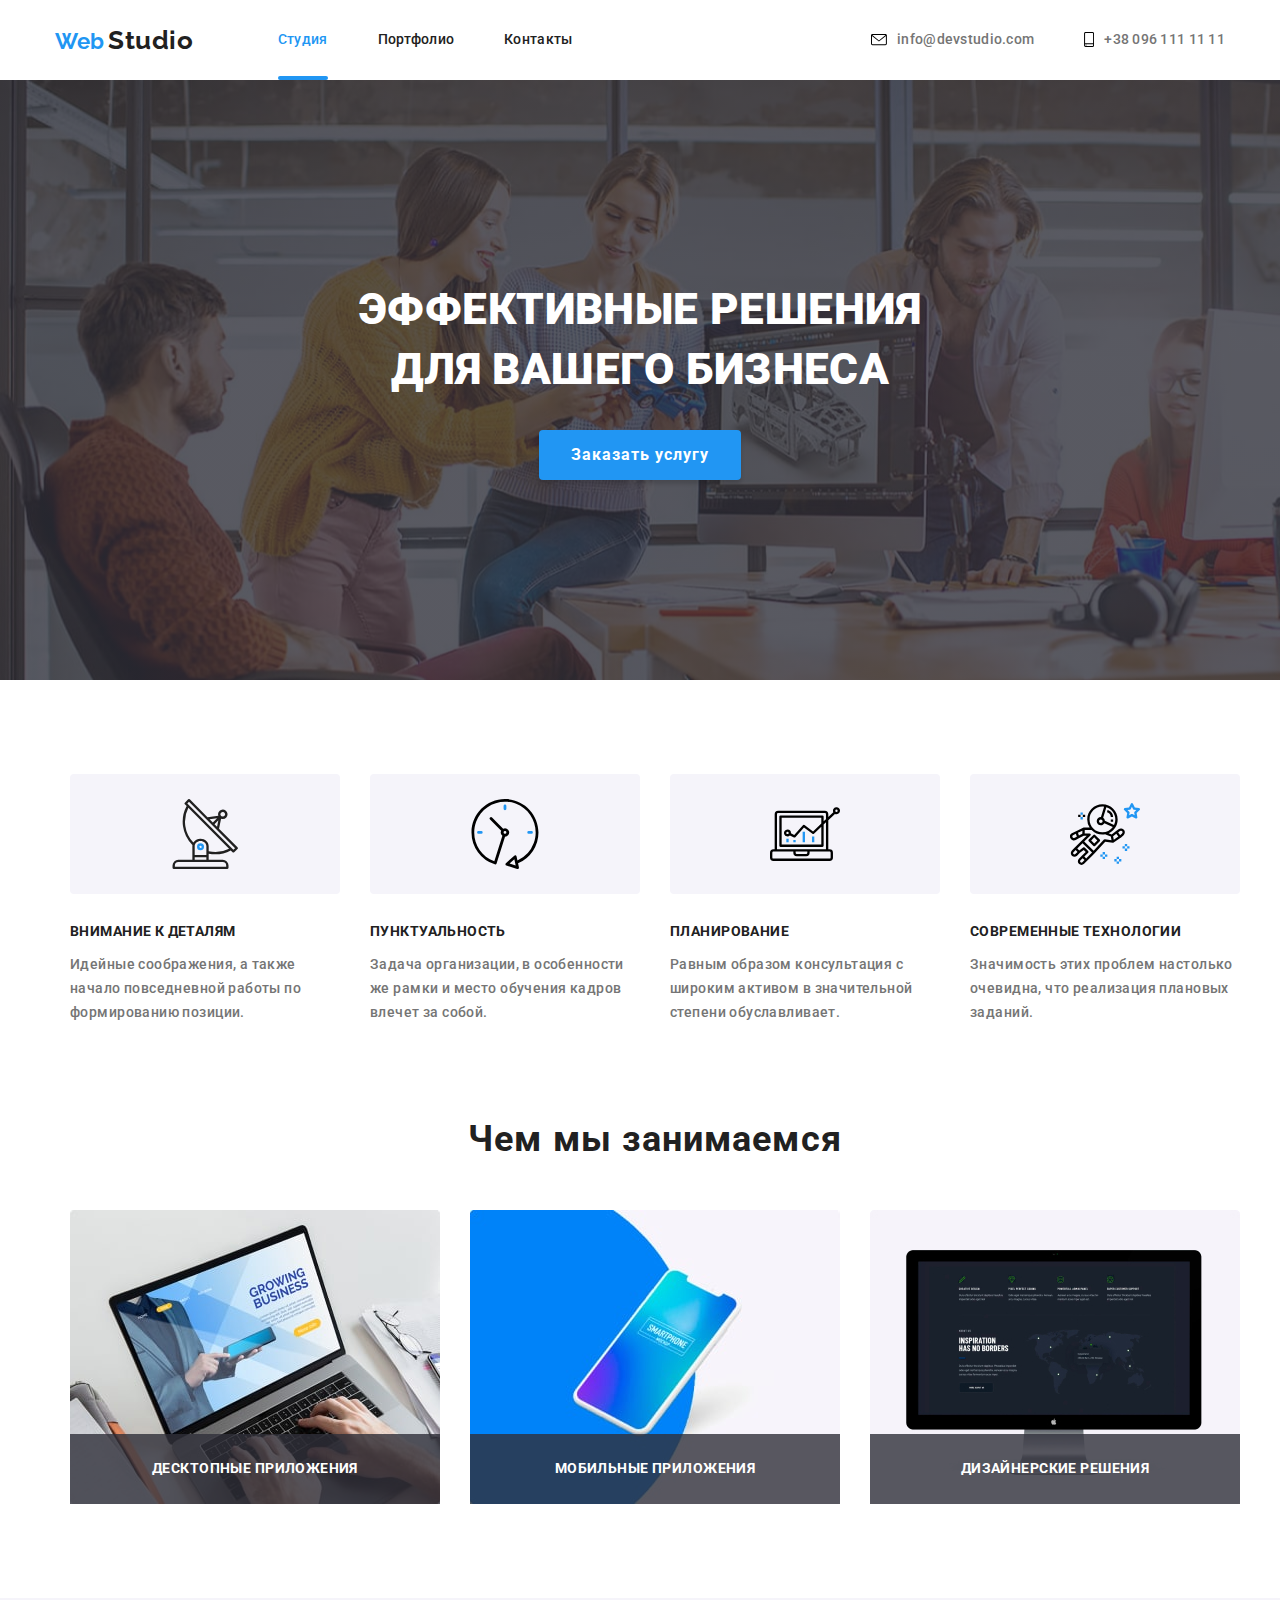
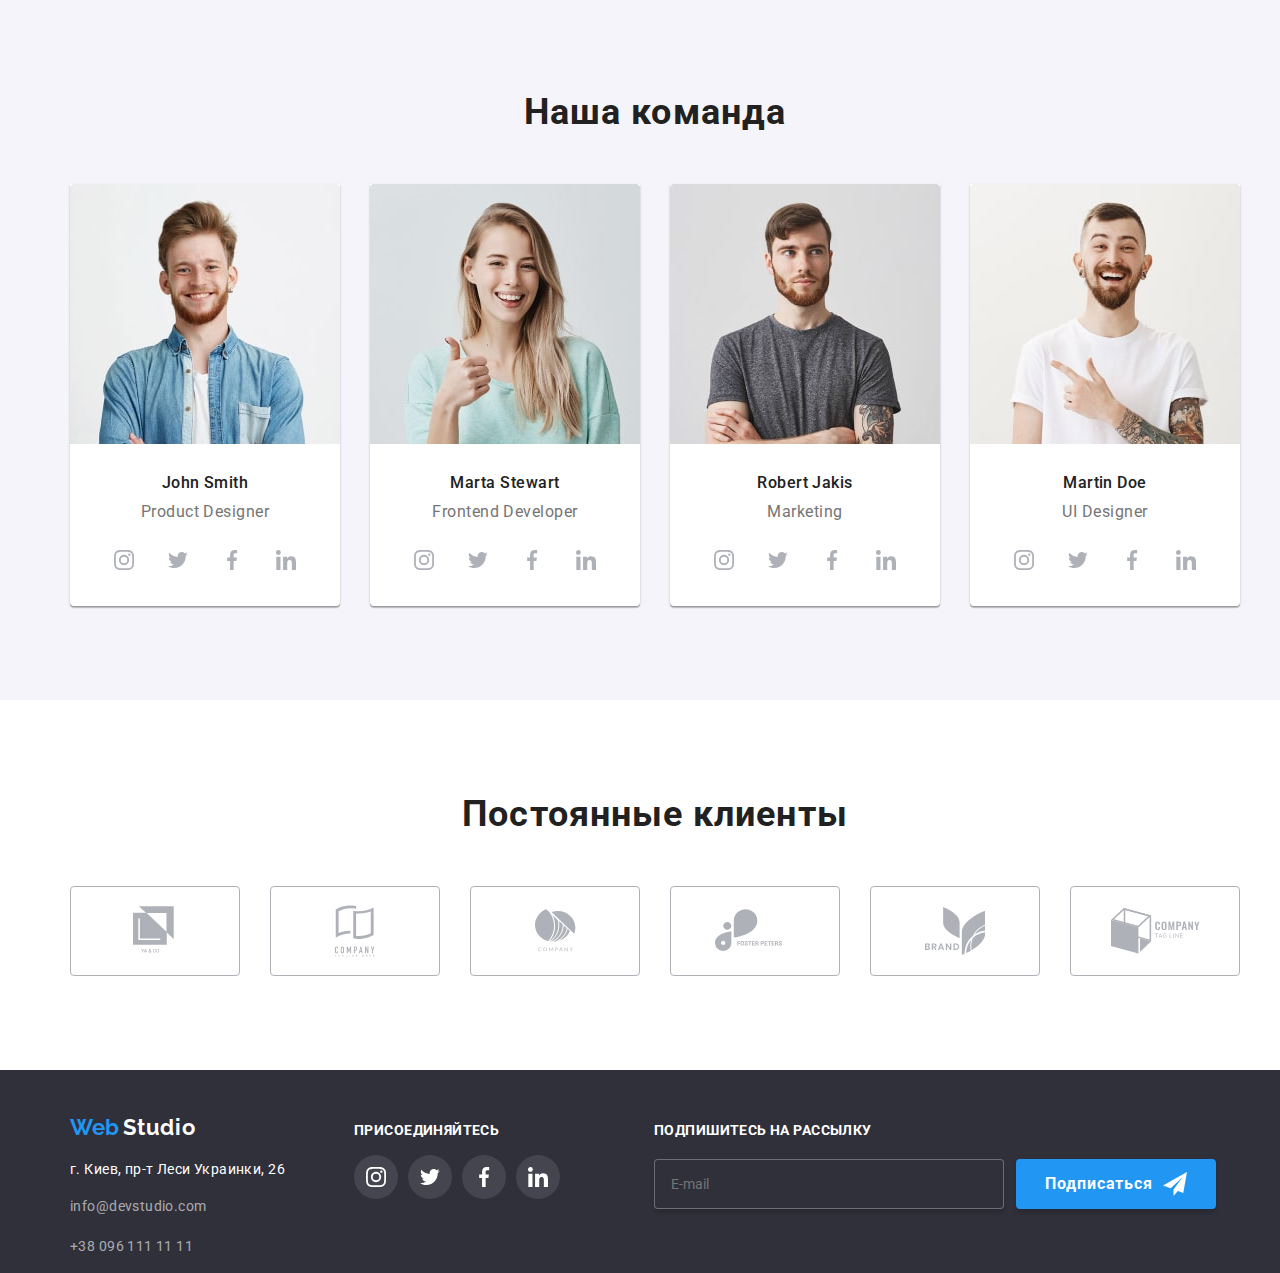
<file: index.html>
<!DOCTYPE html>
<html lang="ru">
  <head>
    <meta charset="UTF-8" />
    <meta name="viewport" content="width=device-width, initial-scale=1.0" />
    <title>Web Studio</title>
    <link 
    href="https://fonts.googleapis.com/css2?family=Raleway:wght@400;700&family=Roboto:wght@400;500;700&display=swap" 
    rel="stylesheet">
    <link rel="stylesheet" href="https://cdnjs.cloudflare.com/ajax/libs/modern-normalize/0.6.0/modern-normalize.min.css">
    <link rel="stylesheet" href="./CSS/styles.css" />
  </head>
  <body>
    
    <header>
      <div class="container"></div>
      <nav class="container-head mainn">
        <a href="" class="logo-main" ><span class="logo">Web</span> <span class="logo2" >Studio</span></a>
        <ul class="site-nove list">
          <li class="site-nove item"><a href="./index.html"class="link current">Студия</a></li>
          <li class="site-nove item"><a href="./Portfolio.html"class="link">Портфолио</a></li>
          <li class="site-nove item"><a href=""class="link">Контакты</a></li>
        </ul>
        
        <ul class="contacts-nav list">
          <li class="item"> 
            <a href="mailto:info@devstudio.com" class="contacts">  
              <svg class="cont-svg" width="16" height="12">
              <use href="./images/sprite.svg#icon-mail"></use>
            </svg> info@devstudio.com</a></li>
          <li class="item">
            <a href="tel:+380961111111" class="contacts"> 
              <svg class="cont-svg" width="10" height="15">
              <use href="./images/sprite.svg#icon-smartphone"></use>
            </svg>+38 096 111 11 11</a></li>
        </ul>   
      </nav>
    </div>
    </header>
    
    <main>
    
    <section class="section-effective list">
      <div class="container">
      <h1 class="business">Эффективные решения</br> для вашего бизнеса</h1>
      <button class="service" type="button" data-modal-open >Заказать услугу</button> 
    </div>
    </section>

    <section class="section-details">
      <div class="container">
      <ul class="details-main">
        <li class="test">
         <div class="advantages-img"> 
           <svg width="70" height="70">
             <use href="./images/sprite.svg#icon-antena"> </use>
           </svg>
         </div>
          <h3 class="title">Внимание к деталям</h3>
          <p class="text">
            Идейные соображения, а также начало повседневной работы по
            формированию позиции.
          </p>
        </li>
        <li class="test">
          <div class="advantages-img">
            <svg width="70" height="70">
              <use href="./images/sprite.svg#icon-clock"> </use>
            </svg>
          </div>
          <h3 class="title">Пунктуальность</h3>
          <p class="text">
            Задача организации, в особенности же рамки и место обучения кадров
            влечет за собой.
          </p>
        </li>
        <li class="test">
          <div class="advantages-img">
            <svg  width="70" height="70">
              <use href="./images/sprite.svg#icon-diagram"> </use>
            </svg>
          </div>
          <h3 class="title">Планирование</h3>
          <p class="text">
            Равным образом консультация с широким активом в значительной степени
            обуславливает.
          </p>
        </li>
        <li class="test">
          <div class="advantages-img">
            <svg  width="70" height="70">
              <use href="./images/sprite.svg#icon-astronaut"> </use>
            </svg>
          </div>
          <h3 class="title">Современные технологии</h3>
          <p class="text">
            Значимость этих проблем настолько очевидна, что реализация плановых
            заданий.
          </p>
        </li>
      </ul>
    </div>
    </section>
    <!--Чем занимаемся-->
    <section class="section-job">
      <div class="container">
      <h2 class="section-title">Чем мы занимаемся</h2>
      <ul class="job-title">
        <li class="job-list">
          <div class="j-img"><a href=""> <img src="./images/laptop.jpg" alt="Ноутбук" /></a></div>
          <h3 class="job">Десктопные приложения</h3>
        </li>
        <li class="job-list">
          <div class="j-img"><a href=""> <img src="./images/smartphone.jpg" alt="Смартфон" /></a></div>
          <h3 class="job">Мобильные приложения</h3>
        </li>
        <li class="job-list">
          <div class="j-img"><a href=""> <img src="./images/display.jpg" alt="Монитор" /></a></div>
          <h3 class="job">Дизайнерские решения</h3>
        </li>
      </ul>
    </div>
    </section>
    <!--Команда-->
    
    <section class="section-team">
      <div class="container">
      <div class="tem">
      <h2 class="section-title">Наша команда</h2>
      <ul class="team-title">
        <li class="team-list">
          <div class="img-people"><img src="images/img.jpg" alt="John Smith" /></div>
          <h3 class="team">John Smith</h3>
          <p class="position">Product Designer</p>
          <ul class="soc-team">
            <li class="team-soc">
               <a class="svg-team" href="">
                 <svg  width="20" height="20">
                   <use href="./images/sprite.svg#icon-instagram"> </use>
                 </svg>
               </a>
            </li>
            <li class="team-soc">
              <a class="svg-team" href="">
                <svg  width="20" height="20">
                  <use href="./images/sprite.svg#icon-twit"> </use>
               </svg>
             </a>
           </li>
            <li class="team-soc">
              <a class="svg-team" href="">
                <svg  width="20" height="20">
                  <use href="./images/sprite.svg#icon-facebook"> </use>
                </svg>
              </a>
            </li>
            <li class="team-soc">
              <a class="svg-team" href="">
                <svg  width="20" height="20">
                  <use href="./images/sprite.svg#icon-linkedin"> </use>
                </svg>
              </a>
            </li>
          </ul>
        </li>
        <li class="team-list">
          <div class="img-people"><img src="images/img1.jpg" alt="Marta Stewart" /></div>
          <h3 class="team">Marta Stewart</h3>
          <p class="position">Frontend Developer</p>
          <ul class="soc-team">
            <li class="team-soc">
               <a class="svg-team" href="">
                 <svg  width="20" height="20">
                   <use href="./images/sprite.svg#icon-instagram"> </use>
                 </svg>
               </a>
            </li>
            <li class="team-soc">
              <a class="svg-team" href="">
                <svg  width="20" height="20">
                  <use href="./images/sprite.svg#icon-twit"> </use>
               </svg>
             </a>
           </li>
            <li class="team-soc">
              <a class="svg-team" href="">
                <svg  width="20" height="20">
                  <use href="./images/sprite.svg#icon-facebook"> </use>
                </svg>
              </a>
            </li>
            <li class="team-soc">
              <a class="svg-team" href="">
                <svg  width="20" height="20">
                  <use href="./images/sprite.svg#icon-linkedin"> </use>
                </svg>
              </a>
            </li>
          </ul>
        </li>
        <li class="team-list">
          <div class="img-people"><img src="images/img2.jpg" alt="Robert Jakis" /></div>
          <h3 class="team">Robert Jakis</h3>
          <p class="position">Marketing</p>
          <ul class="soc-team">
            <li class="team-soc">
               <a class="svg-team" href="">
                 <svg  width="20" height="20">
                   <use href="./images/sprite.svg#icon-instagram"> </use>
                 </svg>
               </a>
            </li>
            <li class="team-soc">
              <a class="svg-team" href="">
                <svg  width="20" height="20">
                  <use href="./images/sprite.svg#icon-twit"> </use>
               </svg>
             </a>
           </li>
            <li class="team-soc">
              <a class="svg-team" href="">
                <svg  width="20" height="20">
                  <use href="./images/sprite.svg#icon-facebook"> </use>
                </svg>
              </a>
            </li>
            <li class="team-soc">
              <a class="svg-team" href="">
                <svg  width="20" height="20">
                  <use href="./images/sprite.svg#icon-linkedin"> </use>
                </svg>
              </a>
            </li>
          </ul>
        </li>
        <li class="team-list">
          <div class="img-people"><img src="images/img3.jpg" alt="Martin Doe" /></div>
          <h3 class="team">Martin Doe</h3>
          <p class="position">UI Designer</p>
          <ul class="soc-team">
            <li class="team-soc">
               <a class="svg-team" href="">
                 <svg width="20" height="20">
                   <use href="./images/sprite.svg#icon-instagram"> </use>
                 </svg>
               </a>
            </li>
            <li class="team-soc">
              <a class="svg-team" href="">
                <svg  width="20" height="20">
                  <use href="./images/sprite.svg#icon-twit"> </use>
               </svg>
             </a>
           </li>
            <li class="team-soc">
              <a class="svg-team" href="">
                <svg  width="20" height="20">
                  <use href="./images/sprite.svg#icon-facebook"> </use>
                </svg>
              </a>
            </li>
            <li class="team-soc">
              <a class="svg-team" href="">
                <svg  width="20" height="20">
                  <use href="./images/sprite.svg#icon-linkedin"> </use>
                </svg>
              </a>
            </li>
          </ul>
        </li>
      </ul>
    </div>
  </div>
    </section class="section">
    <!---Клиенты-->
    <section class="section-customer">
      <div class="container">
      <h2 class="section-title">Постоянные клиенты</h2>
      <ul class="section-list">
        <li class="custo">
          
            <a class="svg-client" href="">
            <svg class="vsg-transition"  width="45" height="50">
            <use href="./images/sprite.svg#icon-logo1"> </use>
         </svg> 
        </a>
      
        </li>
        <li class="custo">
          
            <a class="svg-client"  href="">
             <svg class="vsg-transition" width="40" height="52">
               <use href="./images/sprite.svg#icon-logo2"> </use>
             </svg> 
            </a>
          
        </li>
        <li class="custo">
          
            <a class="svg-client" href="">
              <svg class="vsg-transition"  width="41" height="43">
                <use href="./images/sprite.svg#icon-logo3"> </use>
              </svg> 
            </a>
         
        </li>
        <li class="custo">
          
            <a class="svg-client" href="">
              <svg class="vsg-transition" width="80" height="43">
                <use href="./images/sprite.svg#icon-logo4"> </use>
              </svg>  
            </a>
         
        </li>
        <li class="custo">
          
            <a class="svg-client" href="">
              <svg class="vsg-transition" width="60" height="48">
                <use href="./images/sprite.svg#icon-logo5"> </use>
              </svg> 
            </a>
        
        </li>
        <li class="custo">
          
            <a class="svg-client" href="">
              <svg class="vsg-transition" width="89" height="46">
                <use href="./images/sprite.svg#icon-logo6"> </use>
             </svg> 
            </a>
         
        </li>
      </ul>
    </section>
  </div>
  </main>

    <footer class="footer-title">
      <div class="container">
      <div class="title-footer">
        <address>
          <div class="lo"><span class="logo">Web</span> <span class="logo3">Studio</span></div> <br />
          
          <span class="city"> г. Киев, пр-т Леси Украинки, 26</span> <br />
          
          <ul class="conta">
            <li><a href="mailto:info@devstudio.com" class="contacts footer">info@devstudio.com</a></li> <br>
            <li><a href="tel:+380961111111" class="contacts footer">+38 096 111 11 11</a></li>
          </ul>
          
        </address>
      <div class="footer-to">
        <b class="to-us">Присоединяйтесь</b>
        <ul class="soc">
          <li class="soc-li">
            <a href=""class="social-networks">
              <svg  width="20" height="20">
                 <use href="./images/sprite.svg#icon-instagram"> </use>
              </svg>
            </a>
          </li>
          <li class="soc-li">
            <a href=""class="social-networks">
              <svg  width="20" height="20">
                <use href="./images/sprite.svg#icon-twit"> </use>
             </svg>
            </a>
          </li>
          <li class="soc-li">
            <a href=""class="social-networks">
              <svg  width="20" height="20">
                <use href="./images/sprite.svg#icon-facebook"> </use>
              </svg>
            </a>
          </li>
          <li class="soc-li">
            <a href=""class="social-networks">
              <svg width="20" height="20">
                <use href="./images/sprite.svg#icon-linkedin"> </use>
              </svg>
            </a>
          </li>
        </ul>
      </div>
      <div class="dib">
        <b class="to-us">Подпишитесь на рассылку</b>
        <form class="form-footer">
        <input type="email" class="input-footer" name="mail" id="mail" placeholder="E-mail">
        <button class="service-footer" type="button">Подписаться
          <svg class="icon-footer" >
            <use href="./images/sam.svg#icon-icon-send"> </use> 
          </svg>
        </button> 
      </form>
      </div>
    </div>
  </div>
    </footer>
    <div class="backdrop is-hidden" data-modal>
        <div class="modal">
          <form class="modal-form">
            <button class="close" data-modal-close >
              <svg class="close-svg" width="18" height="18"> 
                <use href="./images/close.svg#icon-close-black"> </use>
              </svg>
            </button>
            <b class="modal-text"> Оставьте свои данные, мы вам перезвоним</b>
            
            <ul >
              <li class="form-field">
                <input type="text" class="form-input" name="name" id="name" placeholder="  ">
                <label for="name" class="form-label">
                  <span>Имя</span>
                </label>
                <svg class="icon" width="18" height="18">
                  <use href="./images/symbol-defs.svg#icon-person-black"> </use>
                 </svg>
              </li>
              <li class="form-field">
                <input type="tel" class="form-input" name="tel" id="tel" placeholder="  ">
                <label for="tel" class="form-label">
                  <span>Телефон</span>
                </label>
                <svg class="icon" width="18" height="18">
                  <use href="./images/symbol-defs.svg#icon-phone-black"> </use>
                 </svg>
              </li>
              <li class="form-field">
                <input type="email" class="form-input" name="mail" id="mail" placeholder="  ">
                <label for="mail" class="form-label">
                  <span>Почта</span>
                </label>
                <svg class="icon" width="18" height="18">
                  <use href="./images/symbol-defs.svg#icon-email-black"> </use>
                 </svg>
              </li>
              <li class="comment-field">
                
                <textarea name="comment" id="comment" class="comment" ></textarea>
                <label for="comment" class="comment-label"> <span >Комментарий</span></label>
              </li>
            </ul>
              
              <label class="checkbox-label" > <input class="checkbox" type="checkbox" name="topic" value="agree" > <span class="checkbox-icon"></span> Соглашаюсь с рассылкой и принимаю <a href="" class="
                terms"><u> Условия договора</u></a> </label>
                <button class="submit-button" type="submit"> Отправить </button>
          </form>

        </div>
    </div>
    <script src="./js/modal.js"></script>
  </body>
</html>
</file>
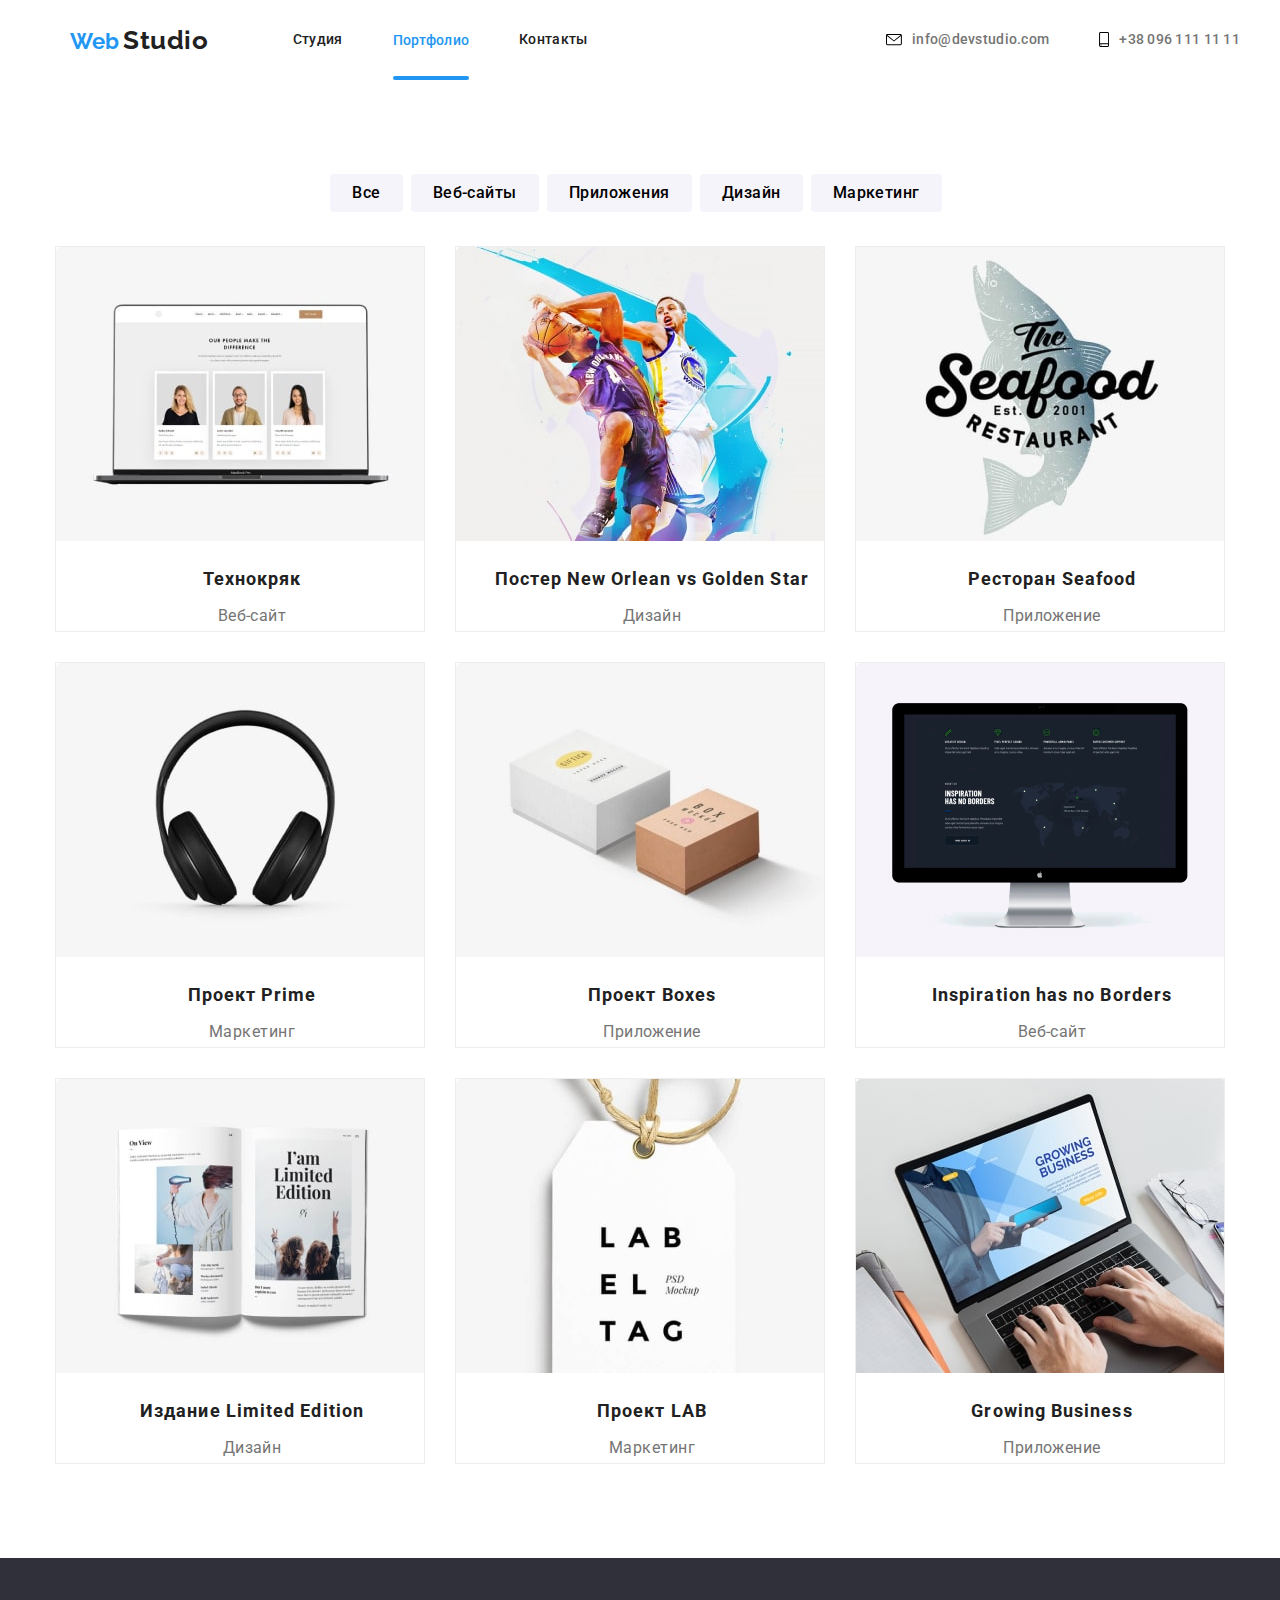
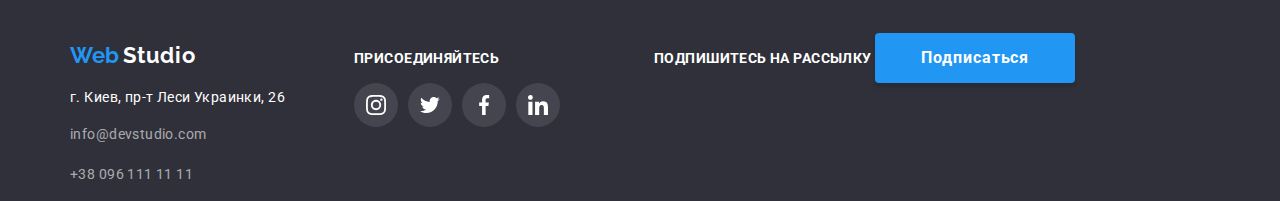
<file: Portfolio.html>
<!DOCTYPE html>
<html lang="ru">
  <head>
    <meta charset="UTF-8" />
    <meta name="viewport" content="width=device-width, initial-scale=1.0" />
    <title>Портфолио</title>
    <link 
    href="https://fonts.googleapis.com/css2?family=Raleway:wght@400;700&family=Roboto:wght@400;500;700&display=swap" 
    rel="stylesheet">
    <link rel="stylesheet" href="https://cdnjs.cloudflare.com/ajax/libs/modern-normalize/0.6.0/modern-normalize.min.css">
    <link rel="stylesheet" href="./CSS/styles.css" />
  </head>
  <body>
    <!---Шапка-->
    <header class="mar">
      <div class="container">
      <nav class="container-head mainn"> 
        <a href="" class="logo-main" ><span class="logo">Web</span> <span class="logo2" >Studio</span></a>
        <ul class="site-nove list">
          <li class="site-nove item"><a href="./index.html" class="link">Студия</a></li>
          <li class="site-nove item"><a href="./Portfolio.html"class="port portfolio">Портфолио</a></li>
          <li class="site-nove item"><a href="" class="link">Контакты</a></li>
        </ul>
        
        <ul class="contacts-nav list">
          <li class="item"> 
            <a href="mailto:info@devstudio.com" class="contacts">  
              <svg class="cont-svg" width="16" height="12">
              <use href="./images/sprite.svg#icon-mail"> </use>
            </svg> info@devstudio.com</a></li>
          <li class="item">
            <a href="tel:+380961111111" class="contacts"> 
              <svg class="cont-svg" width="10" height="15">
              <use href="./images/sprite.svg#icon-smartphone"> </use>
            </svg>+38 096 111 11 11</a></li>
        </ul>   
      </nav>
    </header>
    
    <main>
    <section class="button-title">
      <div class="container">
        <ul class="site-nove list">
            <li class="list-button"><a class="porf-sorti" href="">Все</a></li>
            <li class="list-button"><a class="porf-sorti" href="">Веб-сайты</a></li>
            <li class="list-button"><a class="porf-sorti" href="">Приложения</a></li>
            <li class="list-button"><a class="porf-sorti" href="">Дизайн</a></li>
            <li class="list-button"><a class="porf-sorti" href="">Маркетинг</a></li>
        </ul>
      </div>
    </section>
    

    <section class="section-gr">
      <div class="container">
      <h1 class="disp">Проекты</h1> 
        
      <ul class="grid">
            <li class="feature-etem">
                <a href="" class="position">
                      <div class="texcrak">
                          <img src="./images/imglaptop.jpg" alt="Ноутбук"  />
                              <div class="portfolio-animation">
                                  <p class="description">
                                    Технокряк это современная площадка распространения коронавируса.
                                    Компании используют эту платформу для цифрового шпионажа и атак на защищённые сервера конкурентов.
                                  </p>
                              </div>
                      </div>

                        <h2 class="section-portfolio">Технокряк</h2>
                        <p class="name">Веб-сайт</p> 
                 </a>          
          </li>
            <li class="feature-etem">
                <a href="" class="position">
                   <div class="texcrak">
                     <img src="./images/bascet.jpg" alt="Баскет">
                       <div class="portfolio-animation">
                         <p class="description">
                            Технокряк это современная площадка распространения коронавируса.
                            Компании используют эту платформу для цифрового шпионажа
                             и атак на защищённые сервера конкурентов.
                          </p>
                        </div>
                    </div>

                    <h2 class="section-portfolio">Постер New Orlean vs Golden Star</h2>
                    <p class="name">Дизайн</p>
                    
                  </a>
            </li>
            <li class="feature-etem">
                <a href="" class="position">
                  <div class="texcrak">
                    <img src="./images/restor.jpg" alt="Морепродукты">
                      <div class="portfolio-animation">
                         <p class="description">
                        Технокряк это современная площадка распространения коронавируса.
                        Компании используют эту платформу для цифрового шпионажа
                        и атак на защищённые сервера конкурентов.
                        </p>
                      </div>
                  </div>
                    <h2 class="section-portfolio">Ресторан Seafood</h2>
                    <p class="name">Приложение</p>
                </a>
            </li>
            <li class="feature-etem">
                <a href="" class="position">
                  <div class="texcrak">
                    <img src="./images/headphones.jpg" alt="Наушники">
                      <div class="portfolio-animation">
                        <p class="description">
                        Технокряк это современная площадка распространения коронавируса.
                        Компании используют эту платформу для цифрового шпионажа
                        и атак на защищённые сервера конкурентов.
                        </p>
                      </div>
                  </div>
                    <h2 class="section-portfolio">Проект Prime</h2>
                    <p class="name">Маркетинг</p>
                </a>
            </li>
            <li class="feature-etem">
                <a href="" class="position">
                  <div class="texcrak">
                    <img src="./images/boxes.jpg" alt="Коробки">
                      <div class="portfolio-animation">
                        <p class="description">
                        Технокряк это современная площадка распространения коронавируса.
                        Компании используют эту платформу для цифрового шпионажа
                        и атак на защищённые сервера конкурентов.
                        </p>
                      </div>
                  </div>
                    <h2 class="section-portfolio">Проект Boxes</h2>
                    <p class="name">Приложение</p>
                </a>
            </li>
            <li class="feature-etem">
                <a href="" class="position">
                  <div class="texcrak">
                     <img src="./images/displayn.jpg" alt="Монитор">
                      <div class="portfolio-animation">
                        <p class="description">
                        Технокряк это современная площадка распространения коронавируса.
                        Компании используют эту платформу для цифрового шпионажа
                        и атак на защищённые сервера конкурентов.
                        </p>
                     </div>
                   </div>
                    <h2 class="section-portfolio">Inspiration has no Borders</h2>
                    <p class="name">Веб-сайт</p>
                </a>
            </li>
            <li class="feature-etem">
                <a href="" class="position">
                   <div class="texcrak">
                      <img src="./images/book.jpg" alt="Книга">
                      <div class="portfolio-animation">
                        <p class="description">
                        Технокряк это современная площадка распространения коронавируса.
                        Компании используют эту платформу для цифрового шпионажа
                        и атак на защищённые сервера конкурентов.
                        </p>
                      </div>
                    </div>
                    <h2 class="section-portfolio">Издание Limited Edition</h2>
                    <p class="name">Дизайн</p>
                </a>
            </li>
            <li class="feature-etem">
                <a href="" class="position">
                   <div class="texcrak">
                      <img src="./images/lab.jpg" alt="Бирка">
                      <div class="portfolio-animation">
                        <p class="description">
                        Технокряк это современная площадка распространения коронавируса.
                        Компании используют эту платформу для цифрового шпионажа
                        и атак на защищённые сервера конкурентов.
                        </p> 
                      </div>
                   </div>
                    <h2 class="section-portfolio">Проект LAB</h2>
                    <p class="name">Маркетинг</p>
                  </a>
            </li>
            <li class="feature-etem">
                <a href="" class="position">
                    <div class="texcrak">
                      <img src="./images/laptopp.jpg" alt="Ноутбук"> 
                      <div class="portfolio-animation">
                         <p class="description">
                        Технокряк это современная площадка распространения коронавируса.
                        Компании используют эту платформу для цифрового шпионажа
                        и атак на защищённые сервера конкурентов.
                        </p>
                      </div>
                    </div>
                    <h2 class="section-portfolio">Growing Business</h2>
                    <p class="name">Приложение</p>
                </a>
            </li>
        </ul>
      </div> 
    </div>
   </section> 


  </main>

  <footer class="footer-title">
    <div class="container">
    <div class="title-footer">
      <address>
        <div class="lo"><span class="logo">Web</span> <span class="logo3">Studio</span></div> <br />
        
        <span class="city"> г. Киев, пр-т Леси Украинки, 26</span> <br />
        
        <ul class="conta">
          <li><a href="mailto:info@devstudio.com" class="contacts footer">info@devstudio.com</a></li> <br>
          <li><a href="tel:+380961111111" class="contacts footer">+38 096 111 11 11</a></li>
        </ul>
        
      </address>
      <div class="footer-to">
        <b class="to-us">Присоединяйтесь</b>
        <ul class="soc">
          <li class="soc-li">
            <a href=""class="social-networks">
              <svg  width="20" height="20">
                 <use href="./images/sprite.svg#icon-instagram"> </use>
              </svg>
            </a>
          </li>
          <li class="soc-li">
            <a href=""class="social-networks">
              <svg  width="20" height="20">
                <use href="./images/sprite.svg#icon-twit"> </use>
             </svg>
            </a>
          </li>
          <li class="soc-li">
            <a href=""class="social-networks">
              <svg  width="20" height="20">
                <use href="./images/sprite.svg#icon-facebook"> </use>
              </svg>
            </a>
          </li>
          <li class="soc-li">
            <a href=""class="social-networks">
              <svg  width="20" height="20">
                <use href="./images/sprite.svg#icon-linkedin"> </use>
              </svg>
            </a>
          </li>
        </ul>
      </div>
      <div class="dib">
        <b class="to-us">Подпишитесь на рассылку</b>
        <button class="service" type="button">Подписаться</button> 
      </div>
    </div>
  </div>
  </footer>
  </body>
</html>
</file>
<file: CSS/styles.css>
html {
    box-sizing: border-box;
  }
:root {
    --title-text-color:#757575;
    --heading-text-color:#212121;
    --background-text-color:#2196F3;
    --white-text-color:#FFFFFF;
    
}
body {
    background-color: var(--white-text-color );
    color: var(--title-text-color );
    font-family: Roboto, sans-serif;
    font-size: 14px;
    line-height: 1,14;
    font-weight: 500;
    letter-spacing: 0.03em;
}
address {
    margin-right: 69px;
}

a {
    text-decoration: none;  
}
li {
    list-style-type: none;
}
ul {
    padding: 0;
}
.list {
    padding: 0;
    margin: 0;
}

img { 
    padding: 0;
    margin: 0;
    display: block;
}
textarea {
    resize: none;
}
.business {
    margin: 0;
}
.disp {
    display: none;
}
.section-details {
    padding-top: 94px;
    padding-bottom: 94px;
    margin-left: auto;
    margin-right: auto;
    width: 1200px;
    padding-left: 15px;
    padding-right: 15px;

}
.details-main {
    display: flex;
    margin-left: auto;
    margin-right: auto;
    margin: 0;
    padding: 0;
    justify-content: center;
}
.test {
    width: 270px;
    height: 251px;
}
.details-main .test:not(:last-child) {
    margin-right: 30px;
}
.section-job {
    padding-bottom: 94px;
    margin-left: auto;
    margin-right: auto;
    width: 1200px;
    padding-left: 15px;
    padding-right: 15px;
}
.container-head {
    margin-left: auto;
    margin-right: auto;
    width: 1200px;
    padding-left: 15px;
    padding-right: 15px;

}
.tem {
    padding-top: 94px;
    margin-left: auto;
    margin-right: auto;
    width: 1200px;
    padding-left: 15px;
    padding-right: 15px;
}
.section-team {
    background-color: #F5F4FA;
    padding-bottom: 94px;
}
.section-customer {
    padding-top: 94px;
    padding-bottom: 94px;
    margin-left: auto;
    margin-right: auto;
    width: 1200px;
    padding-left: 15px;
    padding-right: 15px;
}
.container {
    width: 1200px;
    margin: 0 auto;
    padding: 0 15px;
}
.title-footer {
    margin-left: auto;
    margin-right: auto;
    width: 1200px;
    padding-left: 15px;
    padding-right: 15px;
}
.button-title {
    margin-left: auto;
    margin-right: auto;
    width: 1200px;
    padding-left: 15px;
    padding-right: 15px;
}
.section-grid {
    margin-left: auto;
    margin-right: auto;
    width: 1200px;
    padding-left: 15px;
    padding-right: 15px;
}

.logo {
    color: var(--background-text-color);
    font-family: Raleway;
    font-style: normal;
    font-weight: bold;
    font-size: 22px;
    line-height: 1.18;
    letter-spacing: 0.03em;
}
.logo2 {
    color: var(--heading-text-color);
    font-family: Raleway, sans-serif;
    font-weight: bold;
    font-size: 26px;
    line-height: 1.19;
}
.logo3 {
    font-family: Raleway;
    font-style: normal;
    font-weight: bold;
    font-size: 22px;
    line-height: 1.18;
    letter-spacing: 0.03em;
    color: var(--white-text-color);    
}
.site-nove {
    display:flex ;
    justify-content:center;
    padding: 0px;
    margin: 0px;
    
    
}
.site-nove .link {
    transition-duration: 250ms;
    transition-timing-function: cubic-bezier(0.4, 0, 0.2, 1);
}

.site-nove .item:not(:last-child) {
    margin-right: 50px;
}
.site-nove .port {
    font-weight: 500;
    font-size: 14px;
    line-height: 16px;
    letter-spacing: 0.02em;
    color: #2196F3;
}
.item {
    position: relative;
}
.port:after {
    content:'';
    position: absolute;
    bottom: 0;
    left: 0;
    height: 4px;
    width: 100%;
    background-color: #2196F3;
    border-radius: 2px;
}    


.site-nove .link {
    display: block;
    color: var(--heading-text-color);
    font-weight: 500;
    font-size: 14px;
    line-height: 1.14;
    letter-spacing: 0.02em;
}
.site-nove .link:hover, 
.site-nove .link:focus
.site-nove .link:active {
    color: var(--background-text-color);
}
.contacts-nav .contacts{
    display: flex;
    justify-content: center;
    align-items: center;
    list-style-type: none;
    transition-property: color;
    transition-duration: 250ms;
    transition-timing-function: cubic-bezier(0.4, 0, 0.2, 1);
    font-family: Roboto;
    font-style: normal;
    font-weight: 500;
    font-size: 14px;
    line-height: 1.14;
    letter-spacing: 0.02em;
    color: var(--title-text-color);
}

.contacts-nav .contacts:hover,
.contacks-nav .contacts:focus {
    color: var(--background-text-color);
}
.section-effective {
    padding: 200px 0;
    background-image: linear-gradient(
        rgba(47, 48, 58, 0.8),
        rgba(47, 48, 58, 0.8)
        ),
        url(../images/Headerimg.jpg);
        text-align: center;
        max-width: 1600px;
        margin-right: auto; 
        margin-left:auto
}
.service {  
    border: none;
    border-radius: 4px;
    box-shadow: 0px 4px 4px rgba(0, 0, 0, 0.15);
    min-width: 200px;
    margin-top: 30px;
    padding: 10px 32px;
    font-family: Roboto;
    font-weight: bold;
    font-size: 16px;
    line-height: 1.87;
    letter-spacing: 0.06em;
    color: var(--white-text-color);
    background: var(--background-text-color);
    cursor: pointer;
    
}
.section-title {
    margin-bottom: 50px;
    margin-top: 0;
    color: var(--heading-text-color);
    font-weight: bold;
    font-size: 36px;
    line-height: 1.16;
    text-align: center;
    letter-spacing: 0.03em;
    
}
.job {
    position: absolute;
    bottom: 0;
    right: 0;
    margin: 0;
    width: 370px;
    height: 70px;
    padding: 27px 82px 27px 82px;;
    font-weight: bold;
    font-size: 14px;
    line-height: 1.14;
    text-align: center;
    letter-spacing: 0.03em;
    text-transform: uppercase;
    color: var(--white-text-color);
    background: rgba(47, 48, 58, 0.8)
}
.text {
    font-size: 14px;
    line-height: 1.71;
    letter-spacing: 0.03em;
    margin-bottom: 0;
}
.footer-title {
    background: #2F303A;
}
.white {
    color: var(--white-text-color);
}
.primary {
    color: var(--white-text-color);
    background: var(--background-text-color);
}
.soc .soc-li:not(:last-child) {
 margin-right: 10px;
}

.button {
    cursor: pointer;
    font-family: Roboto, sans-serif;
    font-weight: 500;
    font-size: 16px;
    line-height: 1.65;
    text-align: center;
    letter-spacing: 0.03em;
    color: var(--heading-text-color);
}

.list-button:hover {
    color: var(--white-text-color);
    background: var(--background-text-color);
    box-shadow: 0px 2px 2px rgba(0, 0, 0, 0.12),
     0px 1px 2px rgba(0, 0, 0, 0.08), 0px 3px 1px 
     rgba(0, 0, 0, 0.1);
}

.business {
    color: var(--white-text-color);
    font-weight: 900;
    font-size: 44px;
    line-height: 1.36;
    text-align: center;
    text-transform: uppercase;
    margin-left: auto;
    margin-right: auto;  
}
.title {
    color: var(--heading-text-color);
    font-weight: bold;
    font-size: 14px;
    line-height: 1.14;
    letter-spacing: 0.03em;
    text-transform: uppercase;
}
.team {
    margin-top: 30px;
    margin-bottom: 0;
    font-weight: 500;
    font-size: 16px;
    line-height: 1.18;
    text-align: center;
    letter-spacing: 0.03em;
    color: var(--heading-text-color);
}
.position {
    text-align: center;
    margin-top: 10px;
    margin-bottom: 0;
    font-size: 16px;
    line-height: 1.18;
    letter-spacing: 0.03em;
    font-weight: normal;
}
.description {
   
    font-size: 18px;
    line-height: 1.55;
    letter-spacing: 0.03em;
    color: var(--white-text-color);
    text-align: left;
    font-family: Roboto;
    font-style: normal;
    font-weight: normal;
    padding: 63px 24px;
}
.section-portfolio {
    padding-left: 24px;
    margin-top: 20px;
    margin-bottom: 0;
    font-weight: bold;
    font-size: 18px;
    line-height: 2;
    letter-spacing: 0.06em;
    color: var(--heading-text-color);
}
.name {
    padding-left: 24px;
    margin-top: 4px;
    margin-bottom: 0;
    line-height: 30px;
    font-size: 16px;
    color: var(--title-text-color);
    letter-spacing: 0.03em;
}
.contacts-nav {
    
    display: flex;
    margin-left: auto;
}
.contacts-nav .item + .item {
    margin-left: 50px;
}
.item {
    padding-top: 32px;
    padding-bottom: 32px;
}
.mainn {
    display: flex;
    align-items: center;  
}
.to-us {
    font-weight: bold;
    font-size: 14px;
    line-height: 1.14;
    letter-spacing: 0.03em;
    text-transform: uppercase;
    color: var(--white-text-color);    
}
.city {
    font-family: Roboto;
    font-style: normal;
    font-weight: normal;
    font-size: 14px;
    line-height: 24px;
    letter-spacing: 0.03em;
    color: var(--white-text-color);
}
.site-nove .link.current {
    color: var(--background-text-color);
    
}
.link.current:after {
content:'';
position: absolute;
bottom: 0;
left: 0;
height: 4px;
width: 100%;
background-color: #2196F3;
border-radius: 2px;
}
.contacts.footer {
    font-size: 14px;
    line-height: 1.71;
    letter-spacing: 0.03em;
    color: rgba(255, 255, 255, 0.6);
}
.logo-main {
    margin-right: 85px;
}
.test .title {
    margin: 0; 
    margin-top: 30px;
}
.advantages-img {
    width: 270px;
    height: 120px;
    display: block;
    border-radius: 4px;
    text-align: center;
    background-color: #F5F4FA;
    display: flex;
    align-items: center;
    justify-content: center;
}
.job-title {
    display: flex;
    padding: 0;
    margin: 0;
}
.job-list {
    position: relative;
}
.job-title .job-list:not(:last-child) {
    margin-right: 30px;  
}
.team-title {
    display: flex;
    margin: 0;
    padding: 0;
}
.team-title .team-list:not(:last-child) {
    margin-right: 30px; 
}
.soc-team {
    margin-top: 16px;
}
.team-list {
    background: #FFFFFF;
    box-shadow: 0px 2px 1px rgba(0, 0, 0, 0.2), 0px 1px 1px rgba(0, 0, 0, 0.14), 0px 1px 3px rgba(0, 0, 0, 0.12);
    border-radius: 0px 0px 4px 4px;
    width: 270px;
    height: 422px;  
}

.section-list {
    display: flex;
    margin: 0;
    padding: 0;
}
.section-list .custo:not(:last-child) {
    margin-right: 30px;
}

.customer-img {
    display: flex;
    text-align: center; 
    justify-content: center;
    padding-top: 20px;
}
.customer-img:not(:last-child) {
    padding-right: 30px;
}

.conta .contacts {
    font-family: Roboto;
    font-style: normal;
    font-weight: normal;
    font-size: 14px;
    line-height: 1.71;
    letter-spacing: 0.03em;
    color: rgba(255, 255, 255, 0.6);
}    
.soc {
    display: flex;
    margin-top: 16px;
    margin-bottom: 0;
}
.soc-li {
    
    text-align:  center;
    width: 44px;
    height: 44px;
}
.title-footer {
    display: flex;
    padding-top: 45px;
    align-items: baseline;
}
.footer-to {
    width: 206px;
    height: 80px;
    margin-right: 94px;
    align-items: center;
    justify-content: space-around;
}
.site-nove .list-button:not(:last-child)  {
    margin-right: 8px;
}
.list-button {
    border: 1px transparent;
    margin-right: 8px;
    padding-left: 0px;
    background-color:#F5F4FA;   
    border-radius: 4px;
    transition-duration: 250ms;
    transition-timing-function: cubic-bezier(0.4, 0, 0.2, 1);
}
.porf-sorti {
    display: inline-block;
    padding: 6px 22px;
    border-radius: 4px;
    font-style: normal;
    font-weight: 500;
    font-size: 16px;
    line-height: 26px;
    text-align: center;
    letter-spacing: 0.03em;
    color: black;
    transition-property: color, background-color, box-shadow;
    transition-duration: 250ms;
    transition-timing-function: cubic-bezier(0.4, 0, 0.2, 1);
}
.vsg-transition {
    transition-duration: 250ms;
    transition-timing-function: cubic-bezier(0.4, 0, 0.2, 1);
}
.grid {
    display: flex;
    flex-wrap: wrap;
    margin: 0;
}
.list .ol {
    width: 73px;
    height: 38px;
}
.list .sa {
    width: 128px;
    height: 38px;
}
.list .app {
    width: 145px;   
    height: 38px;
}
.list .diz {
    width: 103px;
    height: 38px;
}
.list .merk {
    width: 103px;
    height: 38px;
}
.texcrak {
    position: relative;
}
.feature-etem {
    overflow: hidden;
    border: 1px solid #EEEEEE;
    width: 370px;
    margin-right: 30px;
    margin-bottom: 30px;
    transition-property: color, background-color, box-shadow;
    transition-duration: 250ms;
    transition-timing-function: cubic-bezier(0.4, 0, 0.2, 1);
}
.grid .feature-etem:nth-child(n + 7) {
    margin-bottom: 0;
}
.grid .feature-etem:nth-last-child(-n + 3) {
    margin-bottom: 94px;
}
.feature-etem:nth-child(3n) {
    margin-right: 0;
}
.test-cont {
    width: 1200px;
    margin-left: auto;
    margin-right: auto;
    padding-right: 15px;
    padding-left: 15px;
    padding-bottom: 94px;
}
.feature-etem .description  {
    margin: 0;
}
.soc-team {
    display: flex;
    justify-content: center;

}
.team-soc {
    text-align:  center;
    width: 44px;
    height: 44px;
}
.soc-team .team-soc:not(:last-child) {
    margin-right: 10px;
}
.mar {
    padding-bottom: 94px;
}
.button-title {
    padding-right: 0;
    padding-left: 0;
    padding-bottom: 34px;
}

.svg-team {

    width: 44px;
    height: 44px;
    fill: #afb1b8;  
    align-items: center;
    justify-content: center;
    display: flex;
    border-radius: 50%;
    transition-property: color, background-color, box-shadow;
    transition-duration: 250ms;
    transition-timing-function: cubic-bezier(0.4, 0, 0.2, 1);
}
.svg-team:hover {
    cursor: pointer;
    fill: #FFFFFF;
    background-color: #2196F3;
}
.svg-client {
    fill: #afb1b8;
    align-items: center;
    justify-content: center;
    display: flex;
    width:100%; 
    height:100%; 
    justify-content: center;
    display: flex;
    border: 1px solid #AFB1B8;
    box-sizing: border-box;
    border-radius: 4px;
    transition-property: color, border;
    transition-duration: 250ms;
    transition-timing-function: cubic-bezier(0.4, 0, 0.2, 1);
}
.custo {
    width: 170px;
    height: 90px;  
}
.social-networks {
    width: 44px;
    height: 44px;
    fill: #FFFFFF;
    align-items: center;
    justify-content: center;
    display: flex;
    border-radius: 50%;
    background-color: rgba(255, 255, 255, 0.1);
    transition-property: background-color;
    transition-duration: 250ms;
    transition-timing-function: cubic-bezier(0.4, 0, 0.2, 1);
    transition-delay: 0s;
}
.social-networks:hover {
  background-color:#2196F3 ;
}
.custo a:hover {
    border-color: #2196F3;
}
.custo a:hover svg {
    fill: #2196F3;
}
.item a:hover svg {
    fill: #2196F3;
}
.cont-svg {
    margin-right: 10px;
    transition-duration: 250ms;
    transition-timing-function: cubic-bezier(0.4, 0, 0.2, 1);
}
.feature-etem:hover {
    box-shadow: 1px 4px 6px rgba(0, 0, 0, 0.16), 0px 4px 4px rgba(0, 0, 0, 0.06), 0px 1px 1px rgba(0, 0, 0, 0.12);
}
.portfolio-animation {
    position: absolute;
    top: 0;
    left: 0;
    width: 100%;
    height: 100%;
    background-color:rgba(33, 150, 243, 0.9); 
    transform: translateY(100%);
    opacity: 0;
    transition: transform 250ms cubic-bezier(0.4, 0, 0.2, 1), 
    opacity 250ms cubic-bezier(0.4, 0, 0.2, 1);
}
.feature-etem:hover .portfolio-animation {
    transform: translateY(0);
    opacity: 1;
}
.feature-etem:hover .description {
    opacity: 1;
}
.list-button:hover .porf-sorti {
    color: white;
}

.backdrop {
    position: fixed;
    top: 0;
    left: 0;    
    width: 100%;
    height: 100%;
    background-color: rgba(0, 0, 0, 0.2);
    
    transform: scale(1, 1);
    transition: opacity 250ms cubic-bezier(0.4, 0, 0.2, 1), transform 250ms cubic-bezier(0.4, 0, 0.2, 1) ;

}
.backdrop.is-hidden {
    opacity: 0;
    pointer-events: none;
    
    
}
.modal {
    position: absolute;
    width: 528px;
    height: 581px;
    padding: 40px;
    background-color:  #FFFFFF;  
    top: 50%;
    left: 50%;
    transform: translate(-50%, -50%);
    box-shadow: 0px 2px 1px rgba(0, 0, 0, 0.2), 0px 1px 1px rgba(0, 0, 0, 0.14), 0px 1px 3px rgba(0, 0, 0, 0.12);
    border-radius: 4px;
    
}
.form-field {
    position: relative;
    margin-bottom: 28px;
    
}
.modal-text {
    display: block;
    margin-bottom: 30px;
    font-weight: 700;
    line-height: 1.15;
    font-size: 20px;
    text-align: center;
    color: #212121
}
.form-label {
    position: absolute;
    left: 42px;
    top: 50%;
    transform: translateY(-50%);
    transition: transform 250ms linear;
}
.form-input {
    width: 448px;
    height: 40px;
    left: 576px;
    top: 314px;
    padding: 8px 12px 8px 40px;
    border: 1px solid rgba(33, 33, 33, 0.2);
    box-sizing: border-box;
    border-radius: 4px;
}
.form-input:hover + .form-label,
 .form-input:not(:placeholder-shown) + .form-label{
    color: #2196F3;
    transform: translate(-26px, -36px);
    
}
.form-input:hover {
    border-color: #2196F3;
    outline: none;
}
.form-input:focus + .form-label,
 .form-input:not(:placeholder-shown) + .form-label{
    color: #2196F3;
    transform: translate(-26px, -36px);
    
}
.form-input:focus{
    border-color: #2196F3;
    outline: none;
}
.comment-field {
    position: relative;
    margin-bottom: 20px;
}
.comment{
    width: 448px;
    height: 120px;
    border: 1px solid rgba(33, 33, 33, 0.2);
    border-radius: 4px;
    resize: none;
    padding: 12px 16px;
    transition: border 250ms cubic-bezier(0.4, 0, 0.2, 1);
}
.comment-label {
    position: absolute;
    top: 12px;
    left: 16px;
    font-weight: 400;
    font-size: 14px;
    letter-spacing: 0.01em;
    transition: color 250ms cubic-bezier(0.4, 0, 0.2, 1), top 250ms cubic-bezier(0.4, 0, 0.2, 1), left 250ms cubic-bezier(0.4, 0, 0.2, 1), transform 250ms cubic-bezier(0.4, 0, 0.2, 1);
}

 .comment:focus + .comment-label,
 .comment:not(:placeholder-shown) + .comment{
    color: #2196F3;
    transform: translate(-26px, -36px);
    
 }

 .comment:hover + .comment-label,
 .comment:not(:placeholder-shown) + .comment{
    color: #2196F3;
    transform: translate(-26px, -36px);
    
 }
 .comment:hover, .comment:focus {
    border-color: #2196F3;
    outline: none;
}

 .icon {
     position: absolute;
     top: 50%;
     transform: translateY(-50%);
     left: 16px;
 }
 .form-input:focus ~ .icon ,
 .form-input:hover ~ .icon {
     fill: #2196F3;
 }
 .checkbox {
    -webkit-appearance:none;
    -moz-appearance:none;
     appearance:none
     position: absolute;
     
 }
 .checkbox-label {
     display: flex;
     align-items: center;
     
 }
 .checkbox-icon {
     display: inline-block;
     margin-right: 7px;
     width: 20px;
     height: 20px;
     background-color: t#FFFFFF;
     box-shadow: 0px 2px 1px rgba(0, 0, 0, 0.2), 
     0px 1px 1px rgba(0, 0, 0, 0.14), 0px 1px 3px rgba(0, 0, 0, 0.12);
    border-radius: 4px;
    border: 2px solid #212121;
 }
 .checkbox:checked + .checkbox-icon {
     background-color: #2196F3;
     background-image: url(../images/iconcheck.svg);
     background-size: contain;
     background-origin: border-box;
     border-color:#2196F3 ;
 }
 .terms {
     color:#2196F3 ;
 }

.close{
    position: absolute;
    top: 8px;
    right: 8px;
    display: flex;
    width: 30px;
    height: 30px;
    background-color: white;
    border: 1px solid rgba(0, 0, 0, 0.1);
    border-radius: 100%;
}
.close-svg {
    margin: auto;
    width: 15px;
    height: 15px;
    transition: fill 250ms cubic-bezier(0.4, 0, 0.2, 1);
}
.close-svg:hover {
    cursor: pointer;
    fill: #2196F3;
}
.submit-button {
    display: block;
    margin-left: auto;
    margin-right: auto;
    margin-top: 30px;
    width: 200px;
    height: 50px;
    background-color: #2196F3;
    color: #ffffff;
    box-shadow: 0px 2px 1px rgba(0, 0, 0, 0.2), 0px 1px 1px rgba(0, 0, 0, 0.14), 0px 1px 3px rgba(0, 0, 0, 0.12);
    border: var(--accent-color);
    border-radius: 4px;
    cursor: pointer;
}
.form-footer {
    display: flex;
    margin-top: 20px;
}
.input-footer {
    width: 350px;
    height: 50px;
    margin-right: 12px;
    background-color: #2F303A;
    border: 1px solid rgba(255, 255, 255, 0.3);
    box-sizing: border-box;
    box-shadow: 0px 4px 4px rgba(0, 0, 0, 0.15);
    border-radius: 4px;
    padding: 15px 12px 15px 16px;
}
.service-footer {
    display: flex;
    justify-content: center;
    align-items: center;
    width: 200px;
    height: 50px;
    box-shadow: 0px 4px 4px rgba(0, 0, 0, 0.15);
    border-radius: 4px;
    border: none;
    font-weight: 700;
    font-size: 16px;
    line-height: 30px;
    letter-spacing: 0.06em;
    color: var(--white-text-color);
    background: var(--background-text-color);
    cursor: pointer;
}
.icon-footer {
    width: 24px;
    height: 24px;
    margin-left: 10px;
}
</file>
